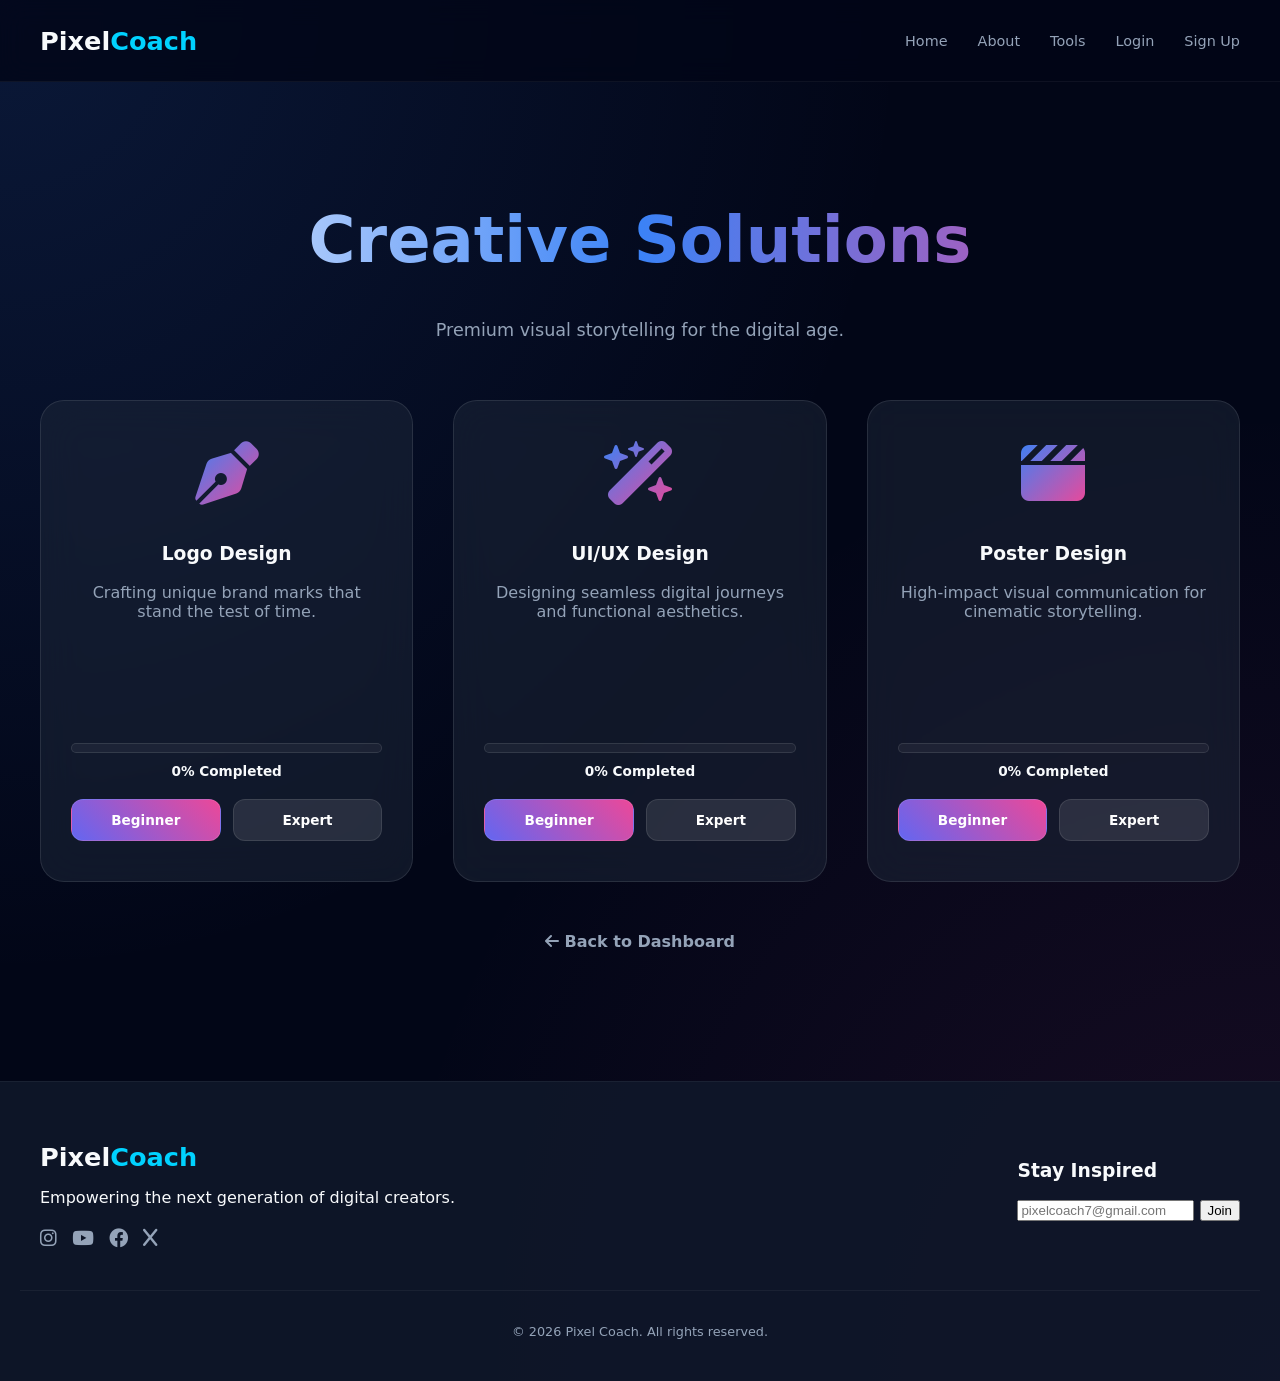
<file: design.html>
<!DOCTYPE html>
<html lang="en">
<head>
    <meta charset="UTF-8">
    <meta name="viewport" content="width=device-width, initial-scale=1.0">
    <title>Graphic Designing | 3D Creative Solutions</title>
    <link rel="stylesheet" href="https://cdnjs.cloudflare.com/ajax/libs/font-awesome/6.0.0/css/all.min.css">
    <style>
        :root {
            --primary-color: #3b82f6;
            --accent-1: #6366f1;
            --accent-2: #ec4899;
            --bg-color: #020617; 
            --card-bg: rgba(30, 41, 59, 0.5);
            --text-main: #f8fafc;
            --text-sub: #94a3b8;
            --transition: all 0.1s ease; /* Faster for 3D tracking */
        }

        body {
            font-family: 'Inter', system-ui, -apple-system, sans-serif;
            background-color: var(--bg-color);
            background-image: 
                radial-gradient(at 0% 0%, rgba(59, 130, 246, 0.15) 0px, transparent 50%),
                radial-gradient(at 100% 100%, rgba(236, 72, 153, 0.1) 0px, transparent 50%);
            color: var(--text-main);
            margin: 0;
            overflow-x: hidden;
            min-height: 100vh;
            perspective: 1000px; /* Essential for 3D */
        }

        /* --- Header Styles --- */
        header.main-nav {
            position: fixed;
            top: 0; width: 100%; z-index: 1000;
            background: rgba(2, 6, 23, 0.8);
            backdrop-filter: blur(12px);
            border-bottom: 1px solid rgba(255, 255, 255, 0.05);
        }

        .nav-container {
            max-width: 1200px; margin: 0 auto; padding: 15px 20px;
            display: flex; justify-content: space-between; align-items: center;
        }

        .logo { font-size: 1.6rem; font-weight: 800; text-decoration: none; color: var(--text-main); }
        .logo span { background: #00d2ff; -webkit-background-clip: text; -webkit-text-fill-color: transparent; }

        .nav-links { display: flex; gap: 30px; list-style: none; }
        .nav-links a { color: var(--text-sub); text-decoration: none; font-size: 0.9rem; transition: 0.3s; }
        .nav-links a:hover { color: var(--primary-color); }

        /* --- Main Content --- */
        .main-content {
            max-width: 1200px;
            margin: 0 auto;
            padding: 160px 20px 80px;
        }

        .section-header { text-align: center; margin-bottom: 60px; }
        .section-header h1 {
            font-size: clamp(2.5rem, 8vw, 4rem);
            background: linear-gradient(to right, #fff, var(--primary-color), var(--accent-2));
            -webkit-background-clip: text; -webkit-text-fill-color: transparent;
        }

        /* --- 3D Category Cards --- */
        .categories-container {
            display: grid;
            grid-template-columns: repeat(auto-fit, minmax(300px, 1fr));
            gap: 40px;
            margin-bottom: 50px;
            perspective: 1000px;
        }

        .category-card {
            background: var(--card-bg);
            backdrop-filter: blur(20px);
            border: 1px solid rgba(255, 255, 255, 0.1);
            padding: 40px 30px;
            border-radius: 24px;
            text-align: center;
            transition: transform 0.1s ease-out, box-shadow 0.3s ease;
            transform-style: preserve-3d; /* Allows children to be in 3D space */
            position: relative;
            display: flex;
            flex-direction: column;
            justify-content: space-between;
            min-height: 400px;
            cursor: pointer;
        }

        .category-card:hover {
            box-shadow: 0 25px 50px -12px rgba(0, 0, 0, 0.5);
            border-color: rgba(59, 130, 246, 0.5);
        }

        /* The "Pop-out" Effect for content */
        .card-content {
            transform: translateZ(50px); /* Pushes text forward */
            pointer-events: none;
        }

        .category-card i {
            font-size: 4rem;
            margin-bottom: 20px;
            background: linear-gradient(135deg, var(--primary-color), var(--accent-2));
            -webkit-background-clip: text;
            -webkit-text-fill-color: transparent;
            transform: translateZ(80px); /* Pushes icon even further forward */
            display: inline-block;
        }

        /* --- Progress & Buttons --- */
        .progress-section { 
            margin-top: 25px; 
            transform: translateZ(40px); /* Pushes progress forward */
        }
        
        .progress-bar-bg {
            background: rgba(255,255,255,0.05);
            border-radius: 20px;
            height: 8px;
            border: 1px solid rgba(255,255,255,0.1);
            overflow: hidden;
        }

        .courseProgress {
            height: 100%; width: 0%;
            background: linear-gradient(90deg, var(--primary-color), var(--accent-2));
            transition: width 0.8s ease;
        }

        .btn-group { display: flex; gap: 12px; margin-top: 20px; pointer-events: auto; }
        .yt-btn {
            padding: 12px; border-radius: 12px; text-decoration: none;
            font-weight: 600; font-size: 0.85rem; flex: 1; color: white;
            transition: 0.3s; border: 1px solid rgba(255,255,255,0.1);
        }
        .yt-btn.primary { background: linear-gradient(45deg, var(--accent-1), var(--accent-2)); }
        .yt-btn.secondary { background: rgba(255,255,255,0.1); }
        .yt-btn:hover { transform: translateZ(20px) scale(1.05); }

        /* --- Footer --- */
        footer {
            background: rgba(15, 23, 42, 0.9);
            padding: 60px 20px 30px;
            border-top: 1px solid rgba(255, 255, 255, 0.05);
            margin-top: 50px;
        }

        .footer-container { max-width: 1200px; margin: 0 auto; display: flex; flex-wrap: wrap; justify-content: space-between; gap: 40px; }
        .social-icons { display: flex; gap: 15px; margin-top: 20px; }
        .social-icons a { color: var(--text-sub); font-size: 1.2rem; transition: 0.3s; }
        .social-icons a:hover { color: var(--primary-color); transform: translateY(-3px); }

        .footer-bottom { text-align: center; margin-top: 40px; padding-top: 20px; border-top: 1px solid rgba(255,255,255,0.05); font-size: 0.8rem; color: var(--text-sub); }

    </style>
</head>

<body>
    <header class="main-nav">
        <nav class="nav-container">
            <a href="#" class="logo">Pixel<span>Coach</span></a>
            <ul class="nav-links">
                <li><a href="#">Home</a></li>
                <li><a href="#">About</a></li>
                <li><a href="#">Tools</a></li>
                <li><a href="login.html">Login</a></li>
                <li><a href="form.html">Sign Up</a></li>
            </ul>
        </nav>
    </header>
 <main class="main-content">
        <header class="section-header reveal">
            <h1>Creative Solutions</h1>
            <p style="color: var(--text-sub); font-size: 1.1rem;">Premium visual storytelling for the digital age.</p>
        </header>

        <div class="categories-container">
            <div class="category-card reveal" data-category="logo" style="animation-delay: 0.1s;">
                <div>
                    <i class="fas fa-pen-nib"></i>
                    <h3>Logo Design</h3>
                    <p style="color: var(--text-sub);">Crafting unique brand marks that stand the test of time.</p>
                </div>
                <div class="progress-section">
                    <div class="progress-bar-bg"><div class="courseProgress"></div></div>
                    <p class="progressText" style="margin: 10px 0; font-weight:600; font-size: 0.85rem;">0% Completed</p>
                    <div class="btn-group">
                        <a href="https://youtube.com/playlist?list=PLIvvii1oTr9G3aK1UsLP1lD7AedE3pLSz&si=NYcQFqc9J5wUQsg0" class="yt-btn primary track-link">Beginner</a>
                        <a href="https://youtube.com/playlist?list=PLIvvii1oTr9HnGJMFBGZe7D-kU_ztX_rU&si=RgxgH5vFyxKcTykG" class="yt-btn secondary track-link">Expert</a>
                    </div>
                </div>
            </div>

            <div class="category-card reveal" data-category="uiux" style="animation-delay: 0.2s;">
                <div>
                    <i class="fas fa-wand-magic-sparkles"></i>
                    <h3>UI/UX Design</h3>
                    <p style="color: var(--text-sub);">Designing seamless digital journeys and functional aesthetics.</p>
                </div>
                <div class="progress-section">
                    <div class="progress-bar-bg"><div class="courseProgress"></div></div>
                    <p class="progressText" style="margin: 10px 0; font-weight:600; font-size: 0.85rem;">0% Completed</p>
                    <div class="btn-group">
                        <a href="https://youtube.com/playlist?list=PLIvvii1oTr9GAILuFIwlOTkHh0CGCjhlo&si=Sjp2SyWnNn97FlUL" class="yt-btn primary track-link">Beginner</a>
                        <a href="https://youtube.com/playlist?list=PLIvvii1oTr9H_XHZ4-oQ_gWkF8u4gHVzG&si=wTgEAb8_PoyUlTrp" class="yt-btn secondary track-link">Expert</a>
                    </div>
                </div>
            </div>

            <div class="category-card reveal" data-category="poster" style="animation-delay: 0.3s;">
                <div>
                    <i class="fas fa-clapperboard"></i>
                    <h3>Poster Design</h3>
                    <p style="color: var(--text-sub);">High-impact visual communication for cinematic storytelling.</p>
                </div>
                <div class="progress-section">
                    <div class="progress-bar-bg"><div class="courseProgress"></div></div>
                    <p class="progressText" style="margin: 10px 0; font-weight:600; font-size: 0.85rem;">0% Completed</p>
                    <div class="btn-group">
                        <a href="https://youtube.com/playlist?list=PLIvvii1oTr9Hf7T5T2f2mBCWEV6exBL15&si=Ow816fEC3ixQst-Y" class="yt-btn primary track-link">Beginner</a>
                        <a href="https://youtube.com/playlist?list=PLIvvii1oTr9E22S3_TwBkbytOcO0KCmX4&si=gc0Ohsgsd6IXmFLG" class="yt-btn secondary track-link">Expert</a>
                    </div>
                </div>
            </div>
        </div>

        <div style="text-align: center;">
            <a href="index.html" style="text-decoration:none; color:var(--text-sub); font-weight:600;"><i class="fas fa-arrow-left"></i> Back to Dashboard</a>
        </div>
    </main>

      <footer class="main-footer">
        <div class="footer-container">
            <div class="footer-section">
                <div class="logo">Pixel<span>Coach</span></div>
                <p>Empowering the next generation of digital creators.</p>
                <div class="social-icons">
                    <a href="https://www.instagram.com/pixelcoach_?igsh=MTV6OHRjN3BmeXIwbg=="><i class="fab fa-instagram"></i></a>
                    <a href="https://www.youtube.com/@PixelCoach-7"><i class="fab fa-youtube"></i></a>
                    <a href="https://www.facebook.com/pixelcoach"><i class="fab fa-facebook"></i></a>
                    <a href="https://x.com/CoachPixel" target="_blank">
<i class="fab fa-x"></i>
</a>
                </div>
            </div>
            <div class="footer-section">
                <h3>Stay Inspired</h3>
                <form class="footer-form">
                    <input type="email" placeholder="pixelcoach7@gmail.com" required>
                    <button type="submit">Join</button>
                </form>
            </div>
        </div>
        <div class="footer-bottom">
            <p>© 2026 Pixel Coach. All rights reserved.</p>
        </div>
    </footer>

    <script>
        // --- 3D Tilt Logic ---
        const cards = document.querySelectorAll('.category-card');

        cards.forEach(card => {
            card.addEventListener('mousemove', (e) => {
                const cardRect = card.getBoundingClientRect();
                const cardWidth = cardRect.width;
                const cardHeight = cardRect.height;
                
                // Calculate mouse position relative to card center
                const centerX = cardRect.left + cardWidth / 2;
                const centerY = cardRect.top + cardHeight / 2;
                const mouseX = e.clientX - centerX;
                const mouseY = e.clientY - centerY;

                // Degrees of rotation (max 20deg)
                const rotateX = (-mouseY / (cardHeight / 2)) * 20;
                const rotateY = (mouseX / (cardWidth / 2)) * 20;

                card.style.transform = `rotateX(${rotateX}deg) rotateY(${rotateY}deg)`;
            });

            card.addEventListener('mouseleave', () => {
                card.style.transform = `rotateX(0deg) rotateY(0deg)`;
            });
        });

        // --- Progress Logic ---
        function initProgress() {
            const categories = ['logo', 'uiux', 'poster'];
            categories.forEach(cat => {
                const card = document.querySelector(`[data-category="${cat}"]`);
                const bar = card.querySelector('.courseProgress');
                const text = card.querySelector('.progressText');
                const links = card.querySelectorAll('.track-link');

                let progress = parseInt(localStorage.getItem(`progress_${cat}`)) || 0;
                
                const updateDisplay = (val) => {
                    bar.style.width = val + '%';
                    text.innerText = val + '% Completed';
                    if(val >= 100) {
                        text.style.color = "#4ade80";
                        text.innerHTML = '✓ Course Finished';
                    }
                };

                updateDisplay(progress);

                links.forEach(link => {
                    link.addEventListener('click', function(e) {
                        if (progress < 100) {
                            progress += 10;
                            localStorage.setItem(`progress_${cat}`, progress);
                            updateDisplay(progress);
                        }
                        this.setAttribute('target', '_blank'); 
                    });
                });
            });
        }

        document.addEventListener('DOMContentLoaded', initProgress);
    </script>
</body>
</html>
</file>
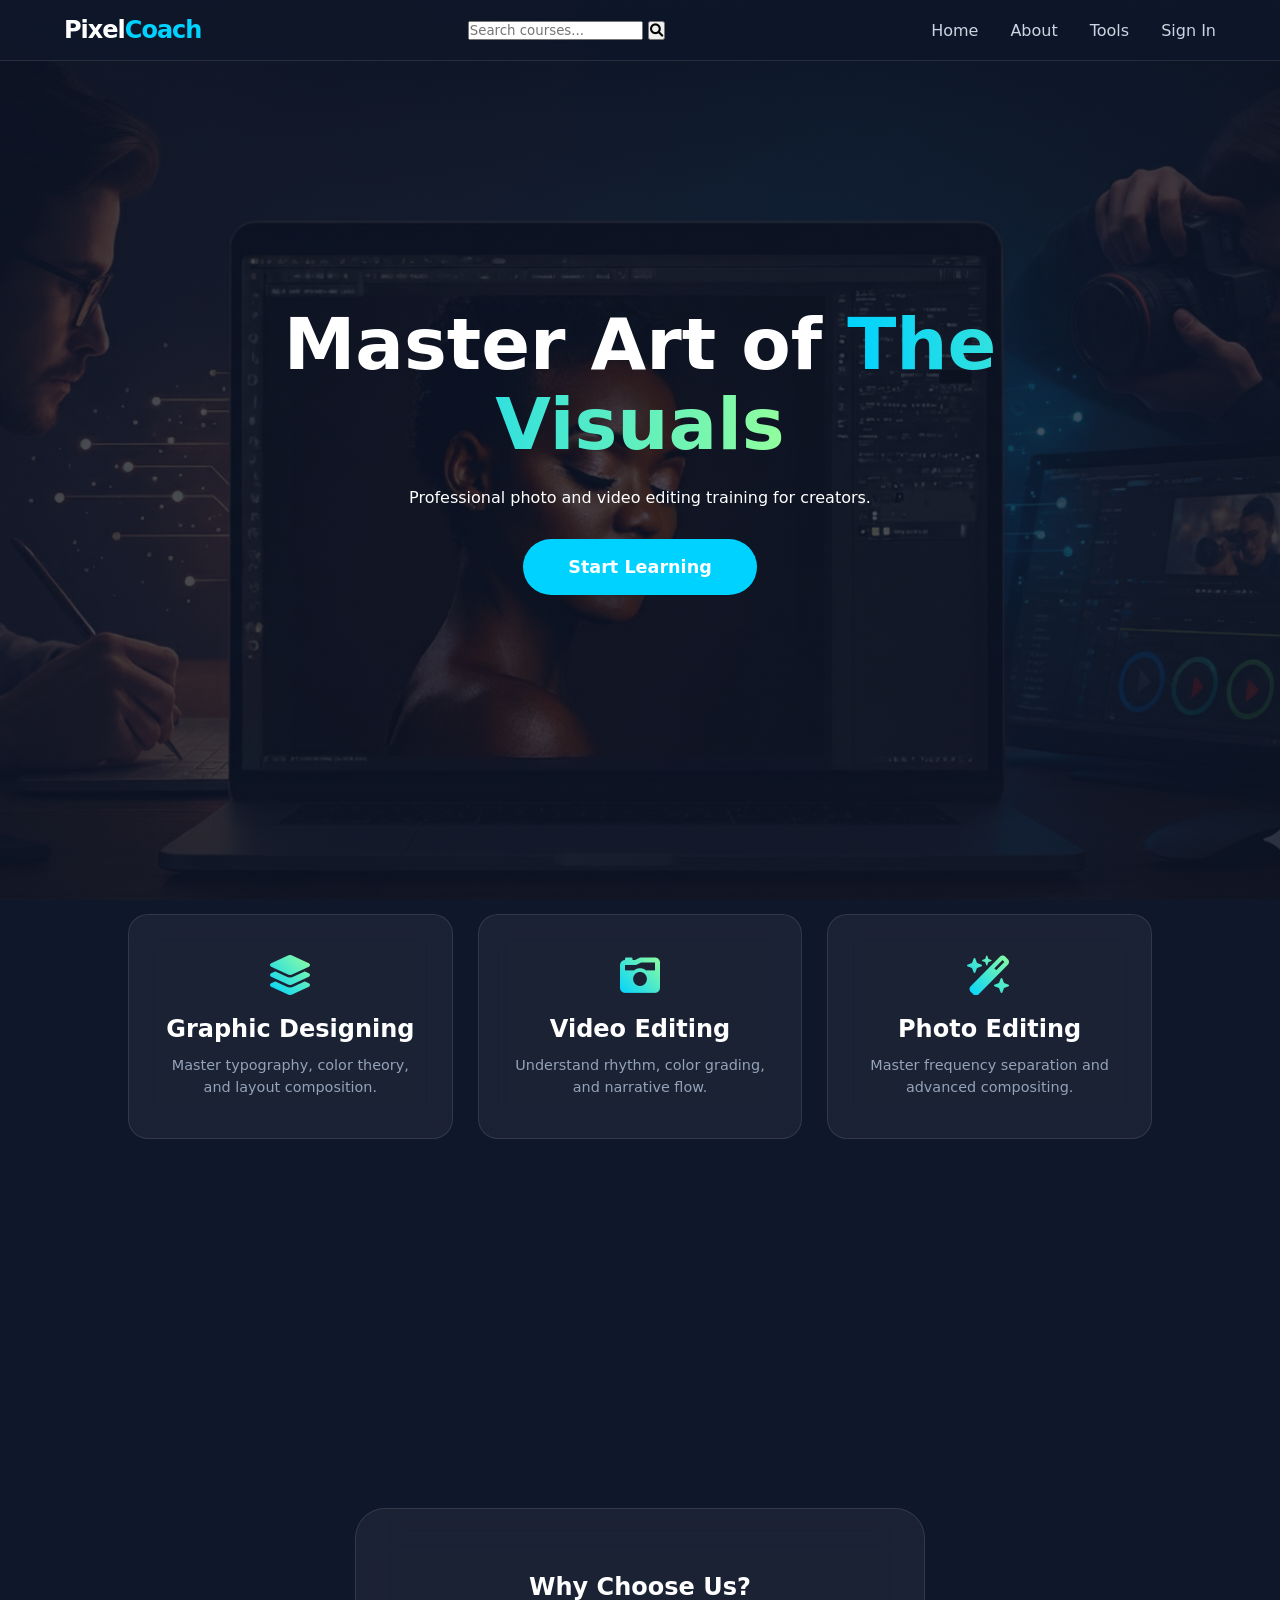
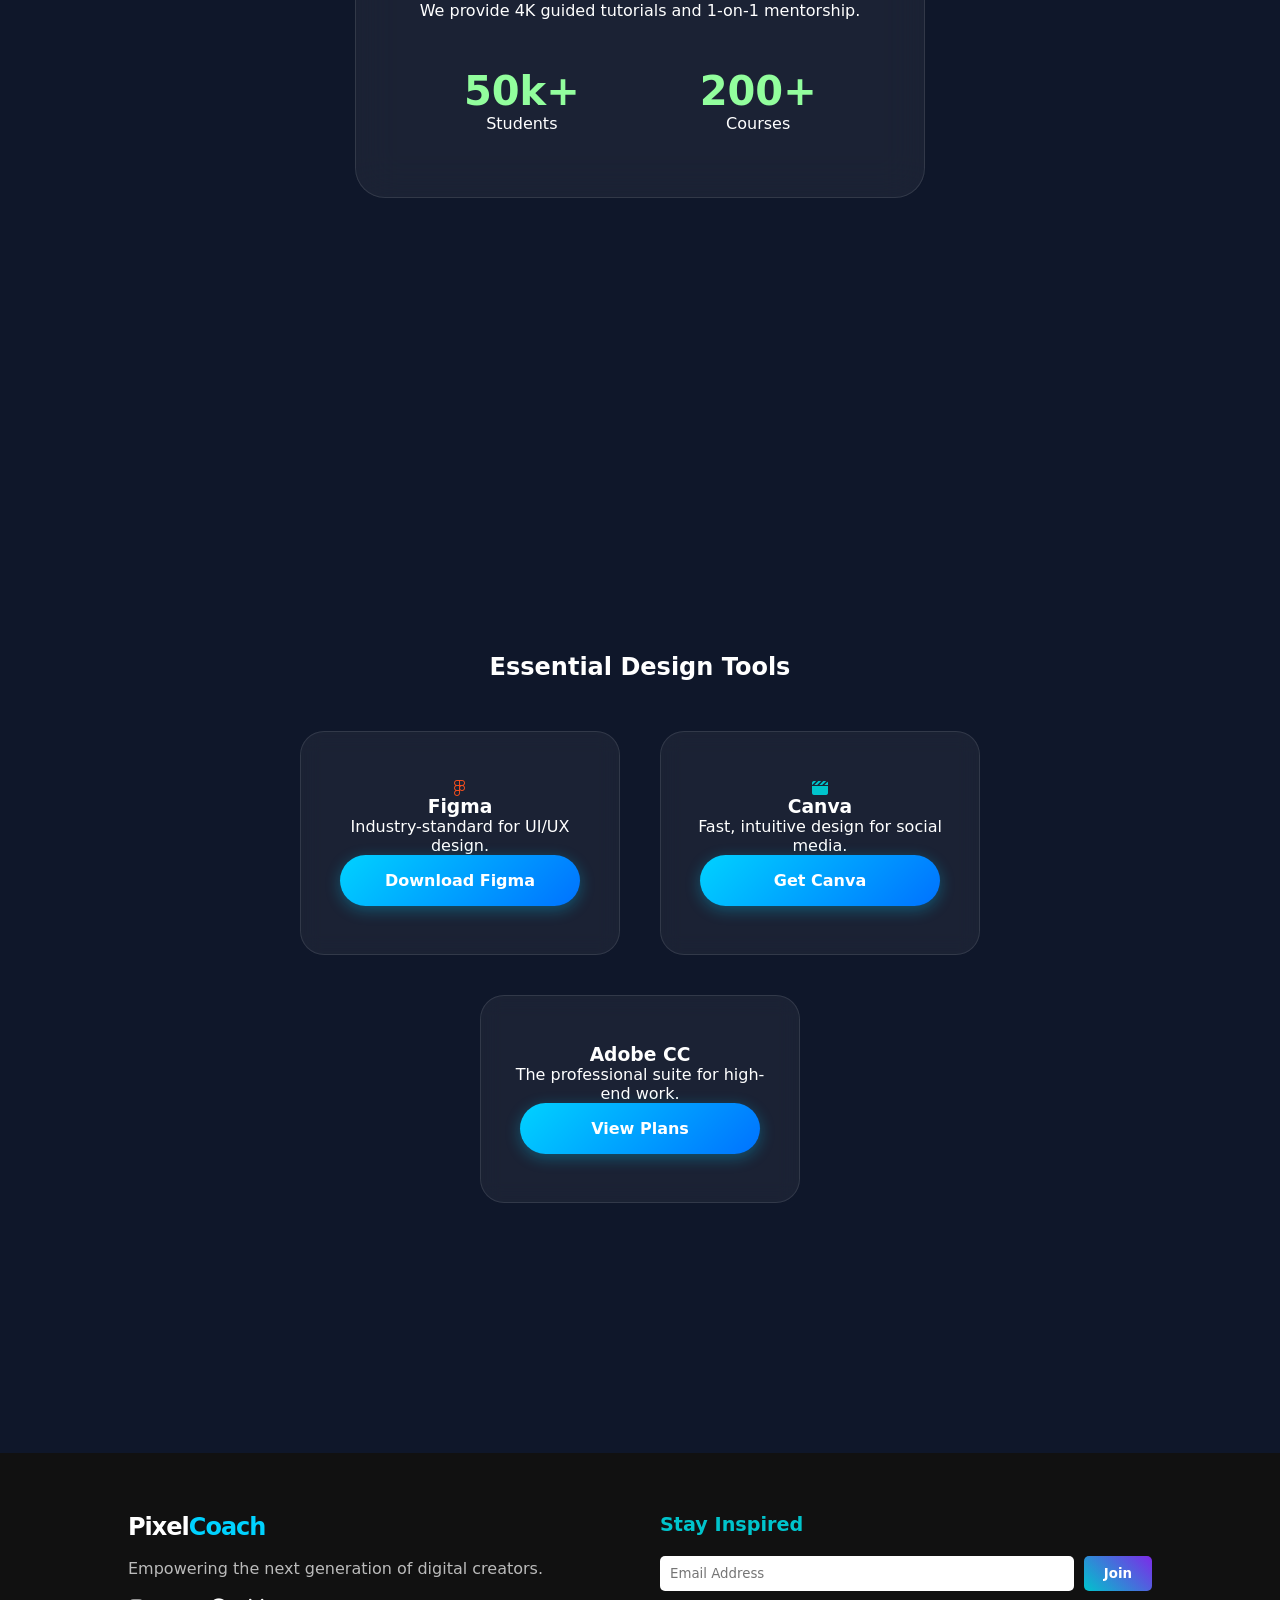
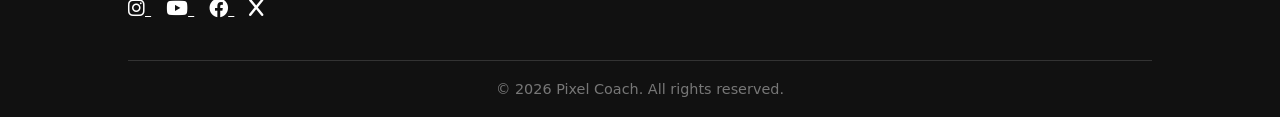
<file: f.html>
<!DOCTYPE html>
<html lang="en">
<head>
    <meta charset="UTF-8">
    <meta name="viewport" content="width=device-width, initial-scale=1.0">
    <title>Pixel Coach | Visual Training</title>
    <link rel="stylesheet" href="style.css">
    <link rel="stylesheet" href="https://cdnjs.cloudflare.com/ajax/libs/font-awesome/6.0.0/css/all.min.css">
</head>
<body>

    <nav class="navbar">
        <div class="logo">Pixel<span>Coach</span></div>
        <div class="search-bar">
            <input type="text" placeholder="Search courses...">
            <button aria-label="Search"><i class="fas fa-search"></i></button>
        </div>
        <ul class="nav-links">
            <li><a href="#home">Home</a></li>
            <li><a href="#about">About</a></li>
            <li><a href="#tools">Tools</a></li>
            <li><a href="form.html">Sign In</a></li>
        </ul>
        
    </nav>

    <section id="home" class="slide hero">
        <div class="hero-content">
            <h1 class="reveal">Master Art of <span> The Visuals</span></h1>
            <p class="reveal">Professional photo and video editing training for creators.</p>
            
        </div>
        <a href="https://www.youtube.com/@PixelCoach-7" target="_blank" class="cta-main reveal" style="text-decoration: none; display: inline-block;">
    Start Learning
</a>
    </section>

    <section class="categories-container">
       <div class="category-card reveal">
    <a href="design.html" style="text-decoration: none; color: inherit; display: block;">
        <i class="fas fa-layer-group"></i>
        <h3>Graphic Designing</h3>
        <p>Master typography, color theory, and layout composition.</p>
    </a>
</div>
        <div class="category-card reveal">
    <a href="video.html" style="text-decoration: none; color: inherit; display: block;">
        <i class="fas fa-camera-retro"></i>
        <h3>Video Editing</h3>
        <p>Understand rhythm, color grading, and narrative flow.</p>
    </a>
</div>
        <div class="category-card reveal">
    <a href="photo.html" style="text-decoration: none; color: inherit; display: block;">
        <i class="fas fa-wand-magic-sparkles"></i>
        <h3>Photo Editing</h3>
        <p>Master frequency separation and advanced compositing.</p>
    </a>
</div>
    </section>

    <section id="about" class="slide">
        <div class="glass-card reveal">
            <h2>Why Choose Us?</h2>
            <p>We provide 4K guided tutorials and 1-on-1 mentorship.</p>
            <div class="stats">
                <div class="stat-item"><h3>50k+</h3><p>Students</p></div>
                <div class="stat-item"><h3>200+</h3><p>Courses</p></div>
            </div>
        </div>
    </section>

    <section id="tools" class="slide">
        <h2 class="section-title reveal">Essential Design Tools</h2>
        <div class="pricing-container">
            <div class="price-card reveal">
                <i class="fab fa-figma" style="color: #F24E1E;"></i>
                <h3>Figma</h3>
                <p>Industry-standard for UI/UX design.</p>
                <a href="https://www.figma.com/downloads/" target="_blank" class="btn-gradient">Download Figma</a>
            </div>

            <div class="price-card reveal">
                <i class="fas fa-clapperboard" style="color: #00C4CC;"></i>
                <h3>Canva</h3>
                <p>Fast, intuitive design for social media.</p>
                <a href="https://www.canva.com/" target="_blank" class="btn-gradient">Get Canva</a>
            </div>

            <div class="price-card reveal">
                <i class="fab fa-adobe" style="color: #FF0000;"></i>
                <h3>Adobe CC</h3>
                <p>The professional suite for high-end work.</p>
                <a href="https://www.adobe.com/creativecloud/plans.html" target="_blank" class="btn-gradient">View Plans</a>
            </div>
        </div>
    </section>
    <div id="authModal" class="modal">
        <div class="modal-content">
            <span class="close" id="closeBtn">&times;</span>
            <h2>Welcome Back</h2>
            <p>Enter your details to continue</p>
            <div class="input-group">
                <input type="email" placeholder="Email Address" required>
                <input type="password" placeholder="Password" required>
            </div>
            <button class="cta-main" style="width: 100%; margin-top: 0;">Login</button>
        </div>
    </div>

    <footer class="main-footer">
        <div class="footer-container">
            <div class="footer-section brand-info">
                <div class="logo">Pixel<span>Coach</span></div>
                <p>Empowering the next generation of digital creators.</p>
                <div class="social-icons">
                    <a href="https://www.instagram.com/pixelcoach_?igsh=MTV6OHRjN3BmeXIwbg==" target="_blank">
    <i class="fab fa-instagram"></i>
</a>

<a href="https://www.youtube.com/@PixelCoach-7" target="_blank">
    <i class="fab fa-youtube"></i>
</a>

<a href="https://www.facebook.com/profile.php?id=61588423022955" target="_blank">
    <i class="fab fa-facebook"></i>
</a>

<a href="https://x.com/CoachPixel" target="_blank">
    <i class="fab fa-x"></i>
</a>
                </div>
            </div>
            <div class="footer-section newsletter">
                <h3>Stay Inspired</h3>
                <form class="footer-form">
                    <input type="email" placeholder="Email Address" required>
                    <button type="submit">Join</button>
                </form>
            </div>
        </div>
        <div class="footer-bottom">
            <p>&copy; 2026 Pixel Coach. All rights reserved.</p>
        </div>
    </footer>

    <script src="script.js"></script>
</body>
</html>
</file>
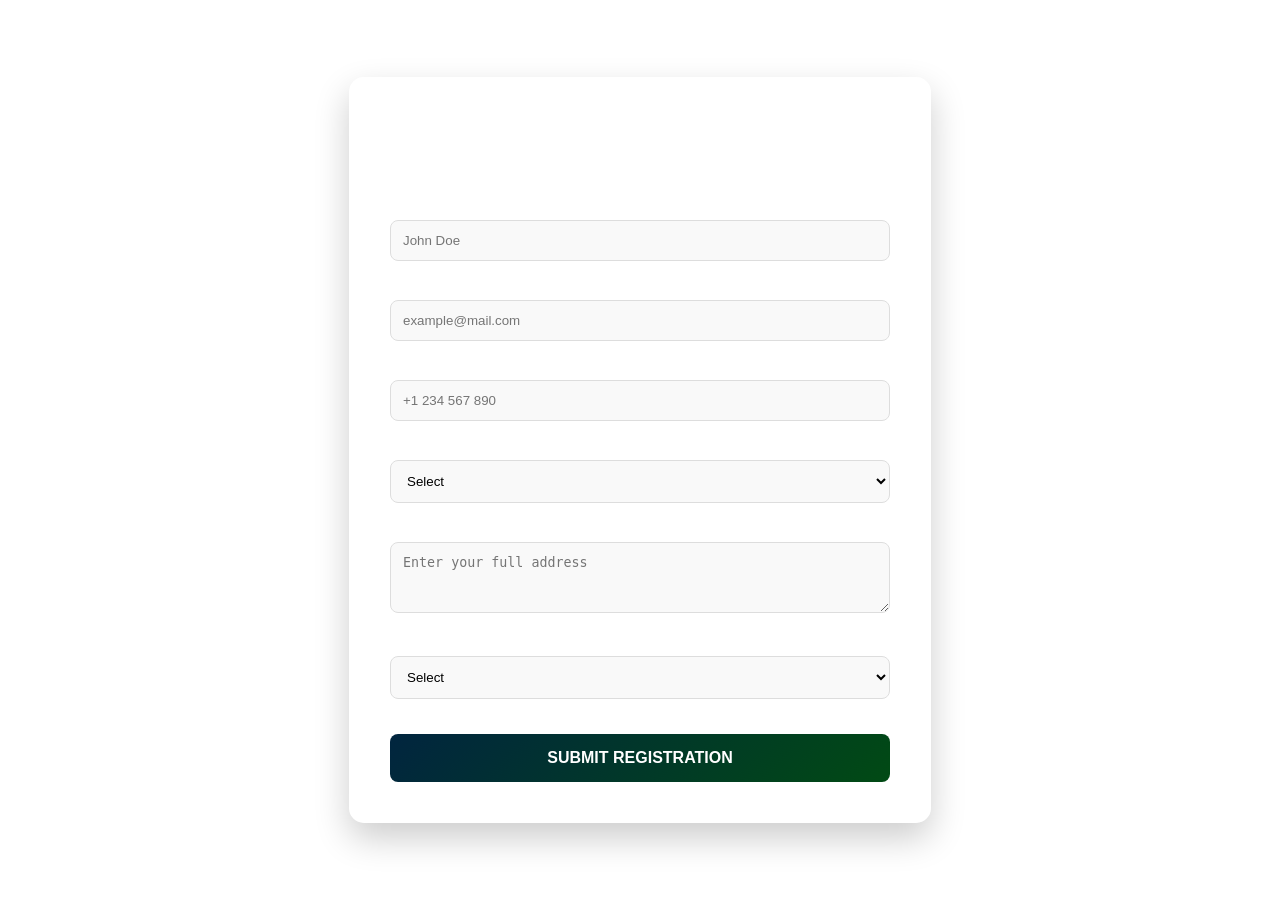
<file: form.html>
<!DOCTYPE html>
<html lang="en">
<head>
  <meta charset="UTF-8" />
  <meta name="viewport" content="width=device-width, initial-scale=1.0"/>
  <title> Registration Form</title>
  <style>
    body {
      font-family: 'Segoe UI', Tahoma, Geneva, Verdana, sans-serif;
      /* Replace the URL below with your actual image path or a web link */
      background: url('https://images.unsplash.com/photo-1497294815431-9365093b7331?auto=format&fit=crop&w=1920&q=80') no-repeat center center fixed;
      background-size: cover;
      margin: 0;
      padding: 0;
      display: flex;
      justify-content: center;
      align-items: center;
      min-height: 100vh;
    }

    .container {
      width: 100%;
      max-width: 500px;
      margin: 20px;
      /* Glassmorphism Effect */
      background:linear-gradient((#0095ff),(#00ff44));
      backdrop-filter: blur(10px);
      padding: 40px;
      box-shadow: 0 15px 35px rgba(0,0,0,0.2);
      border-radius: 15px;
      border: 1px solid rgba(255, 255, 255, 0.3);
    }

    h2 {
      text-align: center;
      color: #ffffff;
      margin-bottom: 30px;
      font-weight: 700;
      letter-spacing: 1px;
      text-transform: uppercase;
    }

    label {
      display: block;
      margin-top: 15px;
      font-weight: 600;
      color: #ffffff;
      font-size: 14px;
    }

    input, select, textarea {
      width: 100%;
      padding: 12px;
      margin-top: 8px;
      border: 1px solid #ddd;
      border-radius: 8px;
      box-sizing: border-box;
      background: #f9f9f9;
      transition: all 0.3s ease;
    }

    input:focus, select:focus, textarea:focus {
      outline: none;
      border-color: #0095ff;
      box-shadow: 0 0 8px rgba(0, 149, 255, 0.2);
      background: #fff;
    }

    button {
      margin-top: 35px;
      width: 100%;
      padding: 15px;
      /* Vibrant Gradient */
      background: linear-gradient(135deg, #01253f 0%, #014a14 100%);
      color: white;
      border: none;
      border-radius: 8px;
      font-size: 16px;
      font-weight: bold;
      cursor: pointer;
      text-transform: uppercase;
      transition: transform 0.2s, box-shadow 0.2s;
    }

    button:hover {
      transform: translateY(-2px);
      box-shadow: 0 5px 15px rgba(0, 255, 68, 0.4);
    }

    button:active {
      transform: translateY(0);
    }
  </style>
</head>
<body>

  <div class="container">
    <h2>Course Registration</h2>
    <form>
      <label for="name">Full Name</label>
      <input type="text" id="name" name="name" placeholder="John Doe" required />

      <label for="email">Email Address</label>
      <input type="email" id="email" name="email" placeholder="example@mail.com" required />

      <label for="phone">Phone Number</label>
      <input type="tel" id="phone" name="phone" placeholder="+1 234 567 890" required />

      <label for="gender">Gender</label>
      <select id="gender" name="gender">
        <option value="">Select</option>
        <option value="male">Male</option>
        <option value="female">Female</option>
        <option value="other">Other</option>
      </select>

      <label for="Address">Address</label>
      <textarea id="Address" name="Address" rows="3" placeholder="Enter your full address"></textarea>
      
      <label for="course">Select Course</label>
      <select id="course" name="course">
        <option value="">Select </option>
        <option value="Graphic Designing">Graphic Designing</option>
        <option value="Photo Editing">Photo Editing </option>
        <option value="Video Editing">Video Editing </option>
      </select>  
      
      <button type="submit">SUBMIT REGISTRATION</button>
    </form>
  </div>

</body>
</html>
</file>
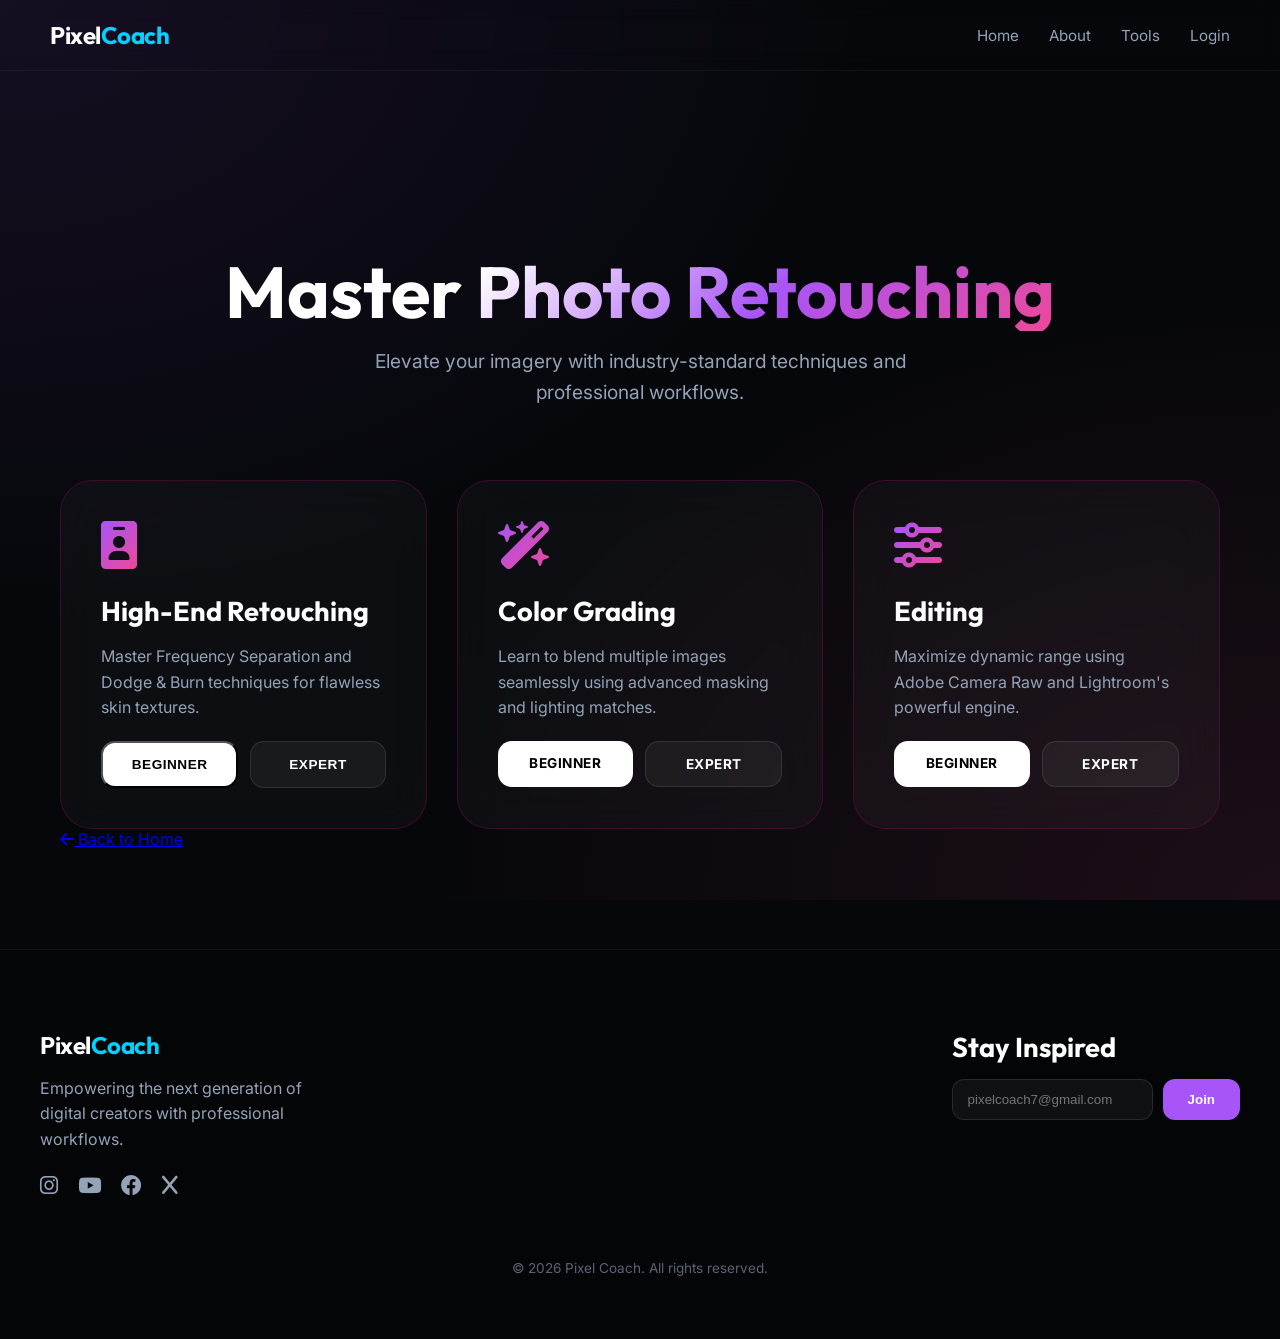
<file: photo.html>
<!DOCTYPE html>
<html lang="en">
<head>
    <meta charset="UTF-8">
    <meta name="viewport" content="width=device-width, initial-scale=1.0">
    <title>Photo Editing Masterclass | Pixel Coach</title>
    <link rel="stylesheet" href="https://cdnjs.cloudflare.com/ajax/libs/font-awesome/6.0.0/css/all.min.css">
    <link href="https://fonts.googleapis.com/css2?family=Outfit:wght@400;700&family=Inter:wght@300;500&display=swap" rel="stylesheet">
    <style>
        :root {
            --primary-color: #a855f7; 
            --accent-color: #ec4899;
            --bg-color: #05070a;
            --card-bg: rgba(255, 255, 255, 0.03);
            --text-main: #ffffff;
            --text-sub: #94a3b8;
            --hover-shadow: 0 20px 40px rgba(0, 0, 0, 0.6), 0 0 30px rgba(168, 85, 247, 0.15);
        }

        * { box-sizing: border-box; }

        body {
            font-family: 'Inter', sans-serif;
            background-color: var(--bg-color);
            color: var(--text-main);
            margin: 0;
            overflow-x: hidden;
            background-image: 
                radial-gradient(at 0% 0%, rgba(168, 85, 247, 0.1) 0px, transparent 50%),
                radial-gradient(at 100% 100%, rgba(236, 72, 153, 0.1) 0px, transparent 50%);
            background-attachment: fixed;
        }

        /* --- Navigation --- */
        .main-nav {
            padding: 20px 50px;
            position: fixed;
            width: 100%;
            top: 0;
            z-index: 1000;
            backdrop-filter: blur(12px);
            border-bottom: 1px solid rgba(255,255,255,0.05);
        }

        .nav-container {
            max-width: 1200px;
            margin: 0 auto;
            display: flex;
            justify-content: space-between;
            align-items: center;
        }

        .logo {
            font-family: 'Outfit', sans-serif;
            font-size: 1.5rem;
            font-weight: 700;
            text-decoration: none;
            color: #fff;
            letter-spacing: -0.5px;
        }

        .logo span { color: #00d2ff; }

        .nav-links {
            display: flex;
            gap: 30px;
            list-style: none;
            margin: 0;
        }

        .nav-links a {
            text-decoration: none;
            color: var(--text-sub);
            font-size: 0.95rem;
            transition: 0.3s;
        }

        .nav-links a:hover { color: #fff; }

        /* --- Hero Section --- */
        .photo-hero {
            height: 60vh;
            display: flex;
            align-items: center;
            justify-content: center;
            text-align: center;
            padding: 120px 20px 0;
        }

        .hero-content h1 {
            font-family: 'Outfit', sans-serif;
            font-size: clamp(2.5rem, 8vw, 4.5rem);
            background: linear-gradient(135deg, #fff 30%, var(--primary-color), var(--accent-color));
            -webkit-background-clip: text;
            -webkit-text-fill-color: transparent;
            margin: 0 0 15px 0;
            line-height: 1.1;
        }

        .hero-content p {
            font-size: 1.2rem;
            color: var(--text-sub);
            max-width: 600px;
            margin: 0 auto;
        }

        /* --- 3D Modules Grid --- */
        .main-content {
            max-width: 1200px;
            margin: -60px auto 100px;
            padding: 0 20px;
            perspective: 1500px;
        }

        .modules-grid {
            display: grid;
            grid-template-columns: repeat(auto-fit, minmax(320px, 1fr));
            gap: 30px;
        }

        .module-card {
            background: var(--card-bg);
            backdrop-filter: blur(20px);
            border: 1px solid rgba(227, 6, 139, 0.207);
            padding: 40px;
            border-radius: 32px;
            position: relative;
            transform-style: preserve-3d;
            transition: transform 0.1s ease-out, box-shadow 0.3s ease, opacity 0.6s ease;
            opacity: 0;
            transform: translateY(30px);
        }

        .module-card.active {
            opacity: 1;
            transform: translateY(0);
        }

        .module-card:hover {
            box-shadow: var(--hover-shadow);
            border-color: rgba(168, 85, 247, 0.3);
        }

        /* Popping elements inside card */
        .module-card i, .module-card h3, .module-card p, .module-card .btn-group {
            transform: translateZ(40px);
        }

        .module-card i {
            font-size: 3rem;
            background: linear-gradient(135deg, var(--primary-color), var(--accent-color));
            -webkit-background-clip: text;
            -webkit-text-fill-color: transparent;
            margin-bottom: 25px;
            display: inline-block;
        }

        h3 { font-family: 'Outfit', sans-serif; font-size: 1.7rem; margin: 0 0 15px 0; }
        p { color: var(--text-sub); line-height: 1.6; margin-bottom: 20px; }

        /* --- Buttons --- */
        .btn-group { display: flex; gap: 12px; margin-top: auto; }
        
        .yt-btn {
            flex: 1;
            padding: 14px;
            border-radius: 14px;
            text-decoration: none;
            font-weight: 700;
            font-size: 0.85rem;
            text-align: center;
            transition: 0.3s ease;
            text-transform: uppercase;
            letter-spacing: 0.5px;
        }

        .yt-btn.primary { background: #fff; color: #000; }
        .yt-btn.secondary { background: rgba(255,255,255,0.05); color: #fff; border: 1px solid rgba(255,255,255,0.1); }
        
        .yt-btn:hover { 
            transform: translateZ(20px) scale(1.05); 
            filter: brightness(1.1);
        }

        /* Go Back Button Styling */
        .back-button-container {
            display: flex;
            justify-content: center;
            margin-top: 60px;
        }

        .back-btn {
            padding: 15px 35px;
            border-radius: 50px;
            background: transparent;
            color: #fff;
            text-decoration: none;
            font-weight: 600;
            border: 1px solid rgba(255,255,255,0.1);
            transition: 0.3s;
            display: flex;
            align-items: center;
            gap: 10px;
        }

        .back-btn:hover {
            background: rgba(255,255,255,0.05);
            border-color: var(--primary-color);
            transform: translateX(-5px);
        }

        /* --- Footer --- */
        .main-footer {
            padding: 80px 20px 40px;
            background: rgba(0,0,0,0.3);
            border-top: 1px solid rgba(255,255,255,0.05);
        }

        .footer-container {
            max-width: 1200px;
            margin: 0 auto;
            display: flex;
            justify-content: space-between;
            flex-wrap: wrap;
            gap: 40px;
        }

        .social-icons { display: flex; gap: 20px; margin-top: 20px; }
        .social-icons a { color: var(--text-sub); font-size: 1.3rem; transition: 0.3s; }
        .social-icons a:hover { color: var(--primary-color); transform: translateY(-3px); }

        .footer-form { display: flex; gap: 10px; margin-top: 15px; }
        .footer-form input {
            background: rgba(255,255,255,0.05);
            border: 1px solid rgba(255,255,255,0.1);
            padding: 12px 15px;
            border-radius: 12px;
            color: #fff;
            flex: 1;
            outline: none;
        }

        .footer-form button {
            background: var(--primary-color);
            border: none;
            color: #fff;
            padding: 0 25px;
            border-radius: 12px;
            cursor: pointer;
            font-weight: bold;
            transition: 0.3s;
        }

        .footer-form button:hover { opacity: 0.9; transform: scale(1.05); }

        .footer-bottom {
            text-align: center;
            margin-top: 60px;
            color: var(--text-sub);
            font-size: 0.85rem;
            opacity: 0.6;
        }

    </style>
</head>
<body>

    <header class="main-nav">
        <nav class="nav-container">
            <a href="#" class="logo">Pixel<span>Coach</span></a>
            <ul class="nav-links">
                <li><a href="#">Home</a></li>
                <li><a href="#">About</a></li>
                <li><a href="#">Tools</a></li>
                <li><a href="#">Login</a></li>
            </ul>
        </nav>
    </header>

    <section class="photo-hero">
        <div class="hero-content">
            <h1>Master Photo Retouching</h1>
            <p>Elevate your imagery with industry-standard techniques and professional workflows.</p>
        </div>
    </section>

   <main class="main-content">
        <div class="modules-grid">
            <div class="module-card">
                <i class="fas fa-id-badge"></i>
                <h3>High-End Retouching</h3>
                <p>Master Frequency Separation and Dodge & Burn techniques for flawless skin textures.</p>
                <div class="btn-group">
    <button onclick="openVideo('PLIvvii1oTr9Hdk-sf321hKK8TU4kNKf5z')" class="yt-btn primary">Beginner</button>
    <button onclick="openVideo('PLIvvii1oTr9GVTbtwwgGCZsPuCwpO5K57')" class="yt-btn secondary">Expert</button>
</div>
            </div>

            <div id="videoModal" style="display:none; position:fixed; top:0; left:0; width:100%; height:100%; background:rgba(0,0,0,0.9); z-index:2000; align-items:center; justify-content:center;">
    <div style="position:relative; width:80%; max-width:900px; aspect-ratio: 16/9;">
        <button onclick="closeVideo()" style="position:absolute; top:-40px; right:0; background:none; border:none; color:white; font-size:2rem; cursor:pointer;">&times;</button>
        <iframe id="videoFrame" width="100%" height="100%" src="" frameborder="0" allow="autoplay; encrypted-media" allowfullscreen></iframe>
    </div>
</div>

            <div class="module-card">
                <i class="fas fa-wand-magic-sparkles"></i>
                <h3>Color Grading</h3>
                <p>Learn to blend multiple images seamlessly using advanced masking and lighting matches.</p>
                <div class="btn-group">
                    <a href="https://youtube.com/playlist?list=PLIvvii1oTr9Hy8hLlg4xIuUZBkeFyGem5&si=JEf5lxQ99PH_rfSH" class="yt-btn primary">Beginner</a>
                    <a href="https://youtube.com/playlist?list=PLIvvii1oTr9G6Pq6Z68fXl67eE-06rYuj&si=f_LVgYRghNO_TzKn" class="yt-btn secondary">Expert</a>
                </div>
            </div>

            <div class="module-card">
                <i class="fas fa-sliders"></i>
                <h3>Editing</h3>
                <p>Maximize dynamic range using Adobe Camera Raw and Lightroom's powerful engine.</p>
                <div class="btn-group">
                    <a href="https://youtube.com/playlist?list=PLIvvii1oTr9G9DYTeo7shF38EZ3HnfiyI&si=wS0DcgowckyYv1Dr" class="yt-btn primary">Beginner</a>
                    <a href="https://youtube.com/playlist?list=PLIvvii1oTr9EF2BVwtwIGq2geie4PeK5W&si=qr_0J0AyFP5bP0It" class="yt-btn secondary">Expert</a>
                </div>
            </div>
        </div>

        <a href="index.html" class="btn-back"><i class="fas fa-arrow-left"></i> Back to Home</a>
    </main>

    <footer class="main-footer">
        <div class="footer-container">
            <div class="footer-section brand-info">
                <div class="logo">Pixel<span>Coach</span></div>
                <p style="color:var(--text-sub); max-width: 300px;">Empowering the next generation of digital creators with professional workflows.</p>
                <div class="social-icons">
                    <a href="https://www.instagram.com/pixelcoach_?igsh=MTV6OHRjN3BmeXIwbg=="><i class="fab fa-instagram"></i></a>
                    <a href="https://www.youtube.com/@PixelCoach-7"><i class="fab fa-youtube"></i></a>
                    <a href="https://www.facebook.com/pixelcoach"><i class="fab fa-facebook"></i></a>
                   <a href="https://x.com/CoachPixel" target="_blank">
<i class="fab fa-x"></i>
</a>
                </div>
            </div>

            <div class="footer-section newsletter">
                <h3>Stay Inspired</h3>
                <form class="footer-form">
                    <input type="email" placeholder="pixelcoach7@gmail.com" required>
                    <button type="submit">Join</button>
                </form>
            </div>
        </div>
        <div class="footer-bottom">
            <p>© 2026 Pixel Coach. All rights reserved.</p>
        </div>
    </footer>

    <script>
        // Intersection Observer for scroll-in animation
        const observerOptions = { threshold: 0.1 };
        const observer = new IntersectionObserver((entries) => {
            entries.forEach((entry) => {
                if (entry.isIntersecting) {
                    entry.target.classList.add('active');
                }
            });
        }, observerOptions);

        // 3D Tilt Effect
        const cards = document.querySelectorAll('.module-card');
        
        cards.forEach(card => {
            observer.observe(card);

            card.addEventListener('mousemove', (e) => {
                const rect = card.getBoundingClientRect();
                const x = e.clientX - rect.left;
                const y = e.clientY - rect.top;
                
                const centerX = rect.width / 2;
                const centerY = rect.height / 2;
                
                // Sensitivity: higher divisor = less tilt
                const rotateX = (centerY - y) / 15; 
                const rotateY = (x - centerX) / 15;

                card.style.transform = `perspective(1000px) rotateX(${rotateX}deg) rotateY(${rotateY}deg) scale3d(1.02, 1.02, 1.02)`;
            });

            card.addEventListener('mouseleave', () => {
                card.style.transform = `perspective(1000px) rotateX(0deg) rotateY(0deg) scale3d(1, 1, 1)`;
                card.style.transition = "transform 0.5s ease"; // Smooth return
            });

            card.addEventListener('mouseenter', () => {
                card.style.transition = "transform 0.1s ease-out"; // Snappy response
            });
        });
        function openVideo(playlistId) {
    const modal = document.getElementById('videoModal');
    const frame = document.getElementById('videoFrame');
    // We use 'videoseries' to tell YouTube it's a playlist
    frame.src = `https://www.youtube.com/embed/videoseries?list=${playlistId}&autoplay=1`;
    modal.style.display = 'flex';
}

function closeVideo() {
    const modal = document.getElementById('videoModal');
    const frame = document.getElementById('videoFrame');
    frame.src = ""; // Stop the video
    modal.style.display = 'none';
}
    </script>
</body>
</html>
</file>
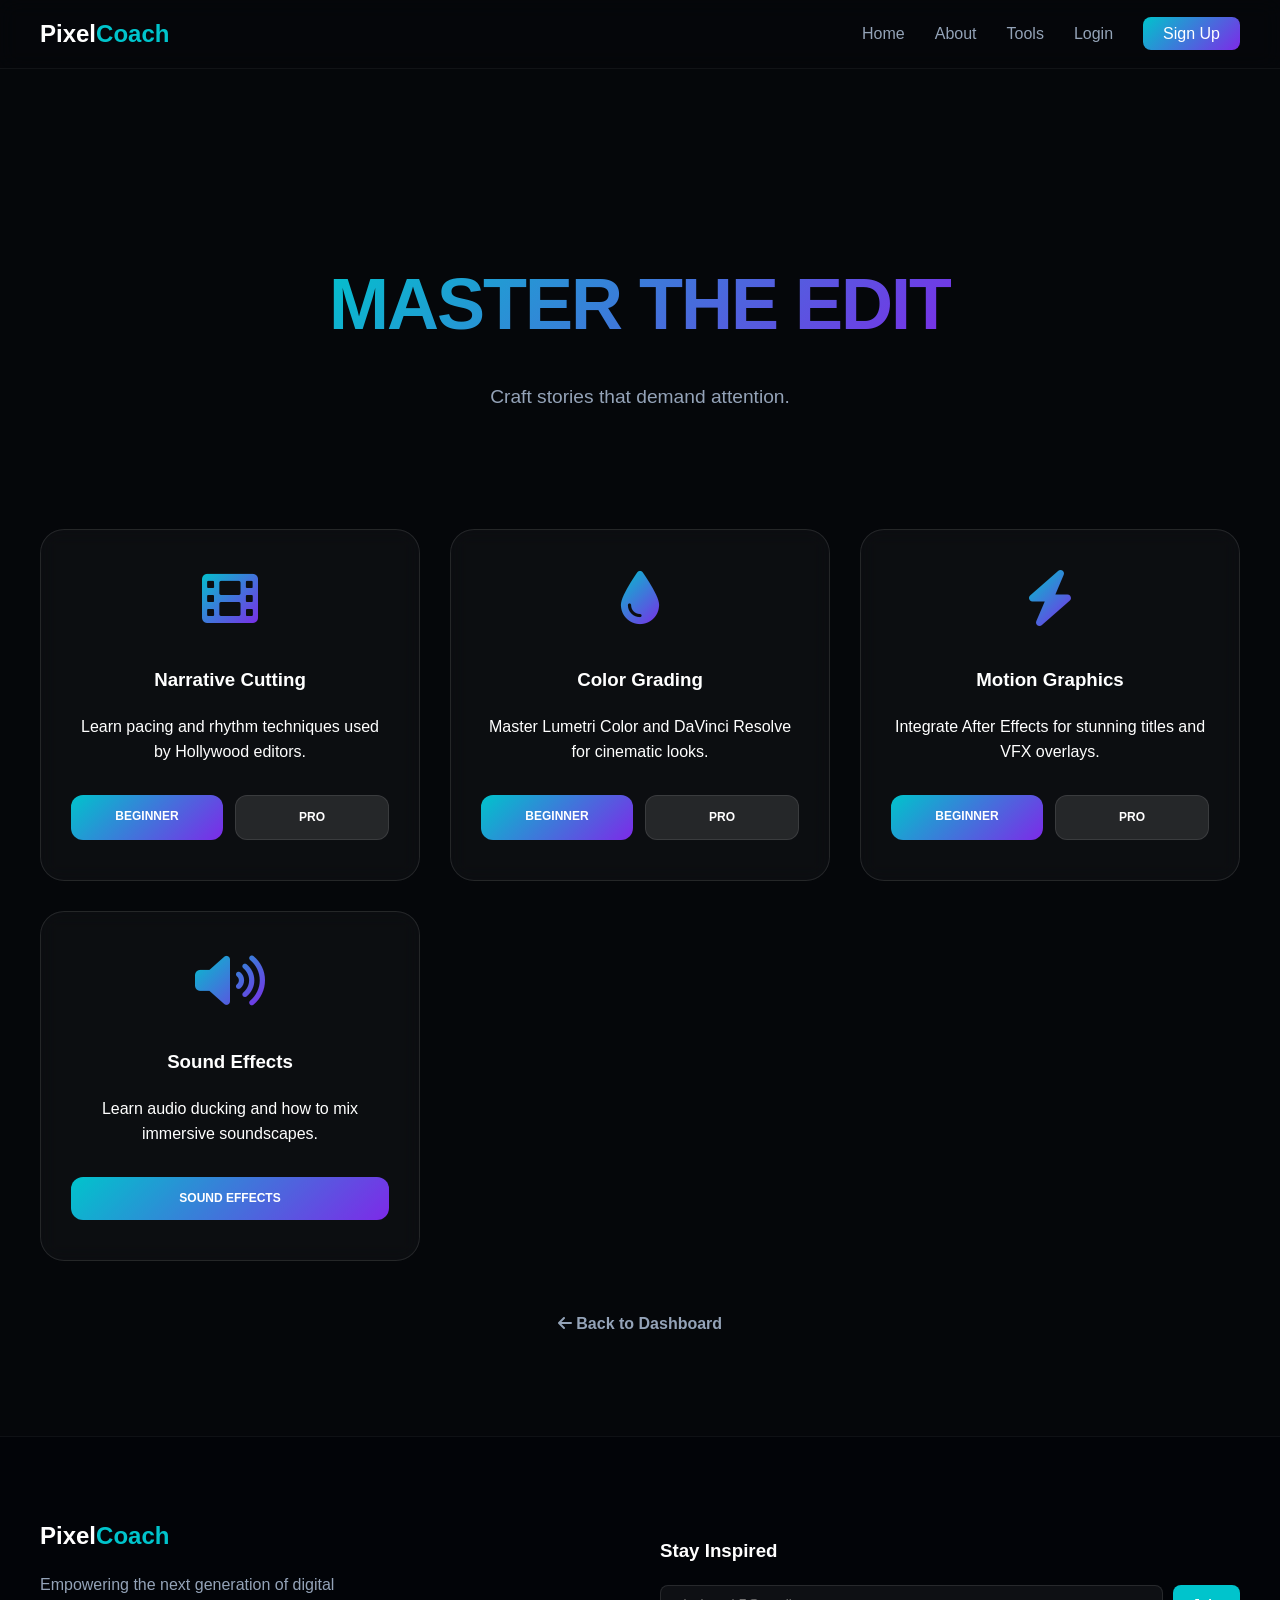
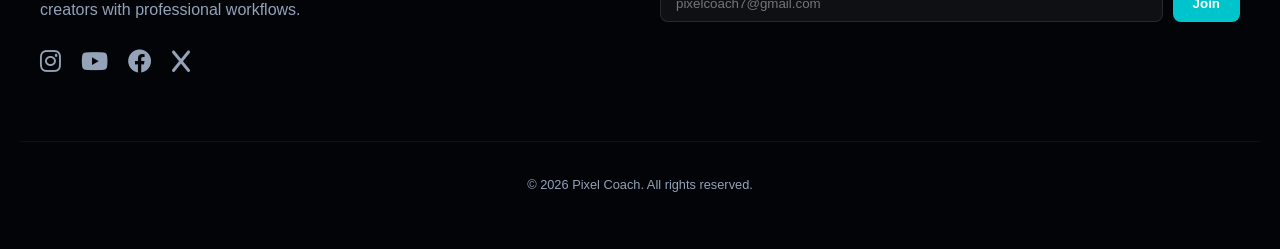
<file: video.html>
<!DOCTYPE html>
<html lang="en">
<head>
    <meta charset="UTF-8">
    <meta name="viewport" content="width=device-width, initial-scale=1.0">
    <title>Video Editing Masterclass | Pixel Coach</title>
    <link rel="stylesheet" href="https://cdnjs.cloudflare.com/ajax/libs/font-awesome/6.0.0/css/all.min.css">
    <style>
        :root {
            --primary-color: #00C4CC; 
            --secondary-color: #7d2ae8;
            --bg-color: #05070a;
            --card-bg: rgba(255, 255, 255, 0.03);
            --text-main: #ffffff;
            --text-sub: #94a3b8;
            --accent-gradient: linear-gradient(135deg, #00C4CC 0%, #7d2ae8 100%);
        }

        body {
            font-family: 'Inter', 'Segoe UI', sans-serif;
            background-color: var(--bg-color);
            color: var(--text-main);
            margin: 0;
            overflow-x: hidden;
            line-height: 1.6;
        }

        /* --- Navigation --- */
        .main-nav {
            background: rgba(5, 7, 10, 0.8);
            backdrop-filter: blur(10px);
            position: sticky;
            top: 0;
            z-index: 1000;
            border-bottom: 1px solid rgba(255, 255, 255, 0.05);
        }

        .nav-container {
            max-width: 1200px;
            margin: 0 auto;
            padding: 15px 20px;
            display: flex;
            justify-content: space-between;
            align-items: center;
        }

        .logo {
            font-size: 1.5rem;
            font-weight: 700;
            text-decoration: none;
            color: var(--text-main);
        }

        .logo span {
            color: var(--primary-color);
        }

        .nav-links {
            list-style: none;
            display: flex;
            gap: 30px;
            margin: 0;
            padding: 0;
            align-items: center;
        }

        .nav-links a {
            text-decoration: none;
            color: var(--text-sub);
            font-weight: 500;
            transition: color 0.3s ease;
        }

        .nav-links a:hover {
            color: var(--primary-color);
        }

        /* Highlight the Sign Up/Login Button */
        .nav-links li:last-child a {
            background: var(--accent-gradient);
            color: white;
            padding: 8px 20px;
            border-radius: 8px;
        }

        /* --- Hero Section --- */
        .video-hero {
            height: 60vh;
            display: flex;
            align-items: center;
            justify-content: center;
            text-align: center;
            background: linear-gradient(rgba(5, 7, 10, 0.7), rgba(5, 7, 10, 1)), 
                        url('https://images.unsplash.com/photo-1574717024653-61fd2cf4d44d?auto=format&fit=crop&w=1350&q=80');
            background-size: cover;
            background-position: center;
        }

        .hero-content h1 {
            font-size: clamp(2.5rem, 8vw, 4.5rem);
            margin: 0;
            background: var(--accent-gradient);
            -webkit-background-clip: text;
            -webkit-text-fill-color: transparent;
            text-transform: uppercase;
            letter-spacing: -2px;
        }

        /* --- Grid Layout --- */
        .main-content {
            max-width: 1200px;
            margin: -80px auto 100px;
            padding: 0 20px;
        }

        .modules-grid {
            display: grid;
            grid-template-columns: repeat(auto-fit, minmax(300px, 1fr));
            gap: 30px;
            perspective: 1500px; 
            margin-bottom: 50px;
        }

        /* --- 3D Card Effect --- */
        .module-card {
            background: var(--card-bg);
            backdrop-filter: blur(10px);
            border: 1px solid rgba(255, 255, 255, 0.1);
            border-radius: 24px;
            padding: 40px 30px;
            text-align: center;
            position: relative;
            transform-style: preserve-3d;
            transition: transform 0.1s ease-out, box-shadow 0.3s ease, border-color 0.3s;
            opacity: 0;
            transform: translateY(30px);
        }

        .module-card.active {
            opacity: 1;
            transform: translateY(0);
        }

        .module-card i, .module-card h3, .module-card p, .module-card .btn-group {
            transform: translateZ(50px);
        }

        .module-card i {
            font-size: 3.5rem;
            margin-bottom: 20px;
            background: var(--accent-gradient);
            -webkit-background-clip: text;
            -webkit-text-fill-color: transparent;
        }

        /* Background Glow Effect */
        .module-card::before {
            content: '';
            position: absolute;
            top: 0; left: 0; width: 100%; height: 100%;
            border-radius: 24px;
            background: radial-gradient(circle at var(--x, 50%) var(--y, 50%), rgba(0, 196, 204, 0.15) 0%, transparent 70%);
            opacity: 0;
            transition: opacity 0.3s;
            pointer-events: none;
        }

        .module-card:hover::before { opacity: 1; }
        .module-card:hover {
            border-color: var(--primary-color);
            box-shadow: 0 25px 50px -12px rgba(0, 0, 0, 0.7);
        }

        /* --- Buttons --- */
        .btn-group {
            display: flex;
            gap: 12px;
            margin-top: 30px;
            justify-content: center;
        }

        .yt-btn {
            padding: 12px 20px;
            border-radius: 12px;
            font-size: 0.75rem;
            font-weight: 700;
            text-decoration: none;
            text-transform: uppercase;
            transition: 0.3s;
            flex: 1;
        }

        .yt-btn.primary { background: var(--accent-gradient); color: white; }
        .yt-btn.secondary { background: rgba(255, 255, 255, 0.1); color: white; border: 1px solid rgba(255,255,255,0.1); }

        .yt-btn:hover {
            transform: translateZ(20px) scale(1.05);
            filter: brightness(1.2);
        }

        
        /* --- Footer --- */
        footer {
            background: #020408;
            padding: 80px 20px 40px;
            border-top: 1px solid rgba(255,255,255,0.05);
        }

        .footer-container {
            max-width: 1200px;
            margin: 0 auto;
            display: grid;
            grid-template-columns: repeat(auto-fit, minmax(250px, 1fr));
            gap: 40px;
        }

        .social-icons { display: flex; gap: 20px; margin-top: 20px; }
        .social-icons a { color: var(--text-sub); font-size: 1.5rem; transition: 0.3s; }
        .social-icons a:hover { color: var(--primary-color); transform: translateY(-5px); }

        .footer-form { display: flex; gap: 10px; margin-top: 15px; }
        .footer-form input {
            background: rgba(255,255,255,0.05);
            border: 1px solid rgba(255,255,255,0.1);
            padding: 10px 15px;
            border-radius: 8px;
            color: white;
            flex: 1;
        }

        .footer-form button {
            background: var(--primary-color);
            border: none;
            padding: 10px 20px;
            border-radius: 8px;
            color: white;
            font-weight: 600;
            cursor: pointer;
        }

        .footer-bottom {
            text-align: center;
            margin-top: 60px;
            padding-top: 20px;
            border-top: 1px solid rgba(255,255,255,0.05);
            color: var(--text-sub);
            font-size: 0.8rem;
        }

        .back-link {
            text-align: center;
            display: block;
            text-decoration: none;
            color: var(--text-sub);
            font-weight: 600;
            transition: 0.3s;
        }

        .back-link:hover { color: var(--primary-color); }

    </style>
</head>
   <header class="main-nav">
        <nav class="nav-container">
            <a href="#" class="logo">Pixel<span>Coach</span></a>
            <ul class="nav-links">
                <li><a href="#">Home</a></li>
                <li><a href="#">About</a></li>
                <li><a href="#">Tools</a></li>
                <li><a href="login.html">Login</a></li>
                <li id="signupNav"><a href="form.html">Sign Up</a></li>
            </ul>
        </nav>
    </header>

<body>

    <section class="video-hero">
        <div class="hero-content">
            <h1>Master the Edit</h1>
            <p style="color: var(--text-sub); font-size: 1.2rem;">Craft stories that demand attention.</p>
        </div>
    </section>

      <main class="main-content">
        <div class="modules-grid">
            <div class="module-card reveal">
                <i class="fas fa-film"></i>
                <h3>Narrative Cutting</h3>
                <p>Learn pacing and rhythm techniques used by Hollywood editors.</p>
                <div class="btn-group">
                    <a href="https://youtube.com/playlist?list=PLIvvii1oTr9G9EyGpQYJ50godTuIi8IJM&si=IbL-nvJZ4gl50Br-" class="yt-btn primary">Beginner</a>
                    <a href="https://youtube.com/playlist?list=PLIvvii1oTr9ECmGPJxJ-db4fsX01OHR0_&si=lTs65rYH6vlmfI1A" class="yt-btn secondary">Pro</a>
                </div>
            </div>

            <div class="module-card reveal">
                <i class="fas fa-droplet"></i>
                <h3>Color Grading</h3>
                <p>Master Lumetri Color and DaVinci Resolve for cinematic looks.</p>
                <div class="btn-group">
                    <a href="https://youtube.com/playlist?list=PLIvvii1oTr9HBk2eG6dzECl_zb7BtRugW&si=r9Ktwkd_suKX9OiM" class="yt-btn primary">Beginner</a>
                    <a href="https://youtube.com/playlist?list=PLIvvii1oTr9H5EbzNreO8_hbUPxhLSMg0&si=pTE-FZupPWSdWwCL" class="yt-btn secondary">Pro</a>
                </div>
            </div>

            <div class="module-card reveal">
                <i class="fas fa-bolt"></i>
                <h3>Motion Graphics</h3>
                <p>Integrate After Effects for stunning titles and VFX overlays.</p>
                <div class="btn-group">
                    <a href="https://youtube.com/playlist?list=PLIvvii1oTr9FvkHl8_KWzbaUCwYB-daJw&si=28ZHPR-y0deVm-XL" class="yt-btn primary">Beginner</a>
                    <a href="https://youtube.com/playlist?list=PLIvvii1oTr9HvT9jkR9QUQI3jSWdZR4K5&si=-yHR61LJnmmpe58C" class="yt-btn secondary">Pro</a>
                </div>
            </div>

            <div class="module-card reveal">
                <i class="fas fa-volume-high"></i>
                <h3>Sound Effects</h3>
                <p>Learn audio ducking and how to mix immersive soundscapes.</p>
                <div class="btn-group">
                    <a href="https://youtube.com/playlist?list=PLIvvii1oTr9G3Uks-HTN8vdXMsSTNZlu0&si=dd_XWZNG4guq8S_0" class="yt-btn primary">Sound Effects</a>
                
                </div>
            </div>
            <div class="module-card reveal">
                <i class="fas fa-video"></i>
                <h3>Stock Footage</h3>
                <p>Download Stock Footages form these websites.</p>
                <div class="btn-group">
                    <a href="https://pixabay.com/videos/search/" class="yt-btn primary">Stock Footages</a>
                    <a href="https://www.freepik.com/videos" class="yt-btn primary">Stock Footage</a>
                </div>
            </div>
        </div>
<div style="text-align: center;">
            <a href="index.html" style="text-decoration:none; color:var(--text-sub); font-weight:600;"><i class="fas fa-arrow-left"></i> Back to Dashboard</a>
        </div>
    </main>

   <footer class="main-footer">
        <div class="footer-container">
            <div class="footer-section brand-info">
                <div class="logo">Pixel<span>Coach</span></div>
                <p style="color:var(--text-sub); max-width: 300px;">Empowering the next generation of digital creators with professional workflows.</p>
                <div class="social-icons">
                    <a href="https://www.instagram.com/pixelcoach_?igsh=MTV6OHRjN3BmeXIwbg=="><i class="fab fa-instagram"></i></a>
                    <a href="https://www.youtube.com/@PixelCoach-7"><i class="fab fa-youtube"></i></a>
                    <a href="https://www.facebook.com/pixelcoach"><i class="fab fa-facebook"></i></a>
                    <a href="https://x.com/CoachPixel" target="_blank">
<i class="fab fa-x"></i>
</a>
                </div>
            </div>

            <div class="footer-section newsletter">
                <h3>Stay Inspired</h3>
                <form class="footer-form">
                    <input type="email" placeholder="pixelcoach7@gmail.com" required>
                    <button type="submit">Join</button>
                </form>
            </div>
        </div>
        <div class="footer-bottom">
            <p>© 2026 Pixel Coach. All rights reserved.</p>
        </div>
    </footer>

    <script>
        // 1. Reveal Animation
        const observer = new IntersectionObserver((entries) => {
            entries.forEach((entry, index) => {
                if (entry.isIntersecting) {
                    setTimeout(() => {
                        entry.target.classList.add('active');
                    }, index * 150);
                }
            });
        }, { threshold: 0.1 });

        document.querySelectorAll('.module-card').forEach(card => observer.observe(card));

        // 2. Advanced 3D Tilt Logic
        const cards = document.querySelectorAll('.module-card');
        
        cards.forEach(card => {
            card.addEventListener('mousemove', (e) => {
                const rect = card.getBoundingClientRect();
                
                // Get mouse position relative to card (%)
                const x = ((e.clientX - rect.left) / rect.width) * 100;
                const y = ((e.clientY - rect.top) / rect.height) * 100;
                
                // Set CSS variables for the radial glow
                card.style.setProperty('--x', `${x}%`);
                card.style.setProperty('--y', `${y}%`);
                
                // Calculate rotation (max 15 degrees)
                const rotateX = -((y - 50) / 50) * 15;
                const rotateY = ((x - 50) / 50) * 15;
                
                card.style.transform = `rotateX(${rotateX}deg) rotateY(${rotateY}deg) scale3d(1.05, 1.05, 1.05)`;
            });

            card.addEventListener('mouseleave', () => {
                // Reset with a smooth transition
                card.style.transform = `rotateX(0deg) rotateY(0deg) scale3d(1, 1, 1)`;
            });
        });
    </script>
</body>
</html>
</file>
<file: style.css>
/* 1. Global Reset & Variables */
:root {
    --primary: #00d2ff;
    --secondary: #92fe9d;
    --dark: #0f172a;
    --light: #f8fafc;
    --glass: rgba(255, 255, 255, 0.05);
    --glass-border: rgba(255, 255, 255, 0.1);
    --transition: all 0.3s ease;
}

* {
    margin: 0;
    padding: 0;
    box-sizing: border-box;
    font-family: 'Inter', 'Segoe UI', system-ui, sans-serif;
}

html {
    scroll-behavior: smooth;
}

body {
    background-color: #0f172a; 
    color: white;
    overflow-x: hidden;
    min-height: 100vh;
}


/* Fixed Background Layer */
body::before {
    content: "";
    position: fixed;
    top: 0; left: 0; width: 100%; height: 100%;
    background: linear-gradient(rgba(15, 23, 42, 0.75), rgba(15, 23, 42, 0.75)), 
                url('backgrand.png');
    background-size: cover;
    z-index: -1;
}

/* Navbar */
.navbar {
    display: flex;
    justify-content: space-around;
    align-items: center;
    padding: 1rem;
    background: rgba(0,0,0,0.8);
    position: fixed;
    width: 100%;
    z-index: 1000;
}

/* Hero Section */
.hero {
    height: 100vh;
    display: flex;
    align-items: center;
    justify-content: center;
    text-align: center;
}

/* Cards Layout */
.categories-container, .pricing-container {
    display: flex;
    gap: 20px;
    padding: 50px;
    justify-content: center;
    flex-wrap: wrap;
}

.category-card, .price-card, .glass-card {
    background: var(--glass);
    backdrop-filter: blur(10px);
    padding: 30px;
    border-radius: 15px;
    border: 1px solid rgba(255,255,255,0.1);
    transition: transform 0.3s;
}

/* Modal Styling */
.modal {
    display: none; /* Hidden by default */
    position: fixed;
    z-index: 2000;
    left: 0; top: 0; width: 100%; height: 100%;
    background: rgba(0,0,0,0.8);
}

.modal-content {
    background: #222;
    margin: 15% auto;
    padding: 20px;
    width: 300px;
    border-radius: 10px;
}
/* Show the modal via JavaScript by toggling this class */
.modal.active {
    display: flex !important; 
}
/* 2. Navigation */
.navbar {
    display: flex;
    justify-content: space-between;
    align-items: center;
    padding: 1rem 5%;
    background: rgba(15, 23, 42, 0.85);
    backdrop-filter: blur(12px);
    -webkit-backdrop-filter: blur(12px); /* Safari support */
    position: fixed;
    top: 0;
    width: 100%;
    z-index: 1000;
    border-bottom: 1px solid var(--glass-border);
}

.logo { 
    font-size: 1.5rem; 
    font-weight: 800; 
    letter-spacing: -1px;
}
.logo span { color: var(--primary); }

.nav-links { 
    display: flex; 
    list-style: none; 
    align-items: center; 
    gap: 2rem; 
}

.nav-links a { 
    color: #cbd5e1; 
    text-decoration: none; 
    font-weight: 500;
    transition: var(--transition); 
}

.nav-links a:hover { color: var(--primary); }

.signin-btn {
    background: linear-gradient(45deg, var(--primary), var(--secondary));
    border: none; 
    padding: 10px 24px; 
    border-radius: 50px; 
    cursor: pointer; 
    font-weight: 600;
    color: var(--dark);
    transition: var(--transition);
}

.signin-btn:hover {
    transform: translateY(-2px);
    box-shadow: 0 10px 20px rgba(0, 210, 255, 0.3);
}

/* 3. Layout & Sections */
.slide { 
    min-height: 100vh; 
    display: flex; 
    flex-direction: column;
    align-items: center; 
    justify-content: center; 
    padding: 80px 10%; 
}

/* Hero Content */
.hero-content { text-align: center; max-width: 800px; }

.hero-content h1 { 
    font-size: clamp(2.5rem, 8vw, 4.5rem); 
    line-height: 1.1;
    margin-bottom: 1.5rem; 
}

.hero-content h1 span { 
    background: linear-gradient(to right, var(--primary), var(--secondary)); 
    -webkit-background-clip: text; 
    -webkit-text-fill-color: transparent; 
}

.cta-main {
    margin-top: 2rem;
    padding: 18px 45px;
    font-size: 1.1rem;
    font-weight: 600;
    background: var(--primary);
    border: none;
    border-radius: 50px;
    color: white;
    cursor: pointer;
    transition: var(--transition);
}

.cta-main:hover { 
    transform: scale(1.05);
    background: #00b8e6;
}

/* Categories Section Styling */
.categories-container {
    display: grid;
    grid-template-columns: repeat(auto-fit, minmax(280px, 1fr));
    gap: 25px;
    padding: 4rem 10%;
    margin-top: -50px; /* Pulls it slightly into the hero section for a modern look */
    z-index: 10;
    position: relative;
}

.category-card {
    background: rgba(255, 255, 255, 0.05);
    backdrop-filter: blur(15px);
    border: 1px solid rgba(255, 255, 255, 0.1);
    border-radius: 20px;
    padding: 40px 30px;
    text-align: center;
    transition: all 0.3s ease;
    cursor: pointer;
}

.category-card:hover {
    transform: translateY(-10px);
    background: rgba(255, 255, 255, 0.1);
    border-color: var(--primary);
    box-shadow: 0 20px 40px rgba(0, 0, 0, 0.3);
}

.category-card i {
    font-size: 2.5rem;
    margin-bottom: 20px;
    background: linear-gradient(45deg, var(--primary), var(--secondary));
    -webkit-background-clip: text;
    -webkit-text-fill-color: transparent;
}

.category-card h3 {
    font-size: 1.5rem;
    margin-bottom: 12px;
    color: #fff;
}

.category-card p {
    color: #94a3b8;
    font-size: 0.9rem;
    line-height: 1.5;
}

/* Responsive adjustment */
@media (max-width: 768px) {
    .categories-container {
        margin-top: 0;
        padding: 2rem 5%;
    }
}

/* 4. Feature/About Section */
.glass-card {
    background: var(--glass);
    backdrop-filter: blur(20px);
    padding: 4rem;
    border-radius: 30px;
    border: 1px solid var(--glass-border);
    text-align: center;
    max-width: 900px;
}

.stats { 
    display: grid; 
    grid-template-columns: repeat(auto-fit, minmax(150px, 1fr)); 
    gap: 2rem; 
    margin-top: 3rem;
}

.stats h3 { font-size: 2.5rem; color: var(--secondary); }
/* ============================= */
/* INSTRUCTOR SECTION */
/* ============================= */

.instructor-section{
    padding:80px 10%;
    text-align:center;
    background:#0f0f0f;
}

.instructor-section h2{
    font-size:40px;
    margin-bottom:50px;
    color:#fff;
}

.instructor-container{
    display:flex;
    justify-content:center;
    flex-wrap:wrap;
    gap:30px;
}

/* Instructor Card */

.instructor-card{
    background:#1b1b1b;
    border-radius:15px;
    overflow:hidden;
    width:260px;
    transition:0.4s;
    box-shadow:0 10px 30px rgba(0,0,0,0.4);
}

/* 1. Update the Card */
.instructor-card {
    background: #1b1b1b;
    border-radius: 15px;
    /* overflow: hidden; */ /* Remove or comment this out to let image 'pop out' */
    width: 260px;
    transition: 0.4s ease-in-out;
    box-shadow: 0 10px 30px rgba(0,0,0,0.4);
    position: relative;
    z-index: 1;
}

/* 2. Card Hover: Change Background Color */
.instructor-card:hover {
    background: #252525; /* Changes the box color on hover */
    transform: translateY(-10px);
    box-shadow: 0 20px 50px rgb(255, 37, 37); /* Optional: added a glow */
    z-index: 10; /* Ensures the 'popped out' card stays on top of others */
}

/* 3. Image Hover: Increase size and "Pop out" */
.instructor-card img {
    width: 100%;
    height: 280px;
    object-fit: cover;
    transition: 0.5s cubic-bezier(0.175, 0.885, 0.32, 1.275); /* Smooth 'pop' effect */
    border-radius: 15px 15px 0 0;
}

.instructor-card:hover img {
    transform: scale(1.1); /* Increases size */
    border-radius: 15px;   /* Makes corners rounded as it lifts off */
    margin-top: -10px;     /* Moves it slightly upward further */
}
/* Instructor Image */

.instructor-card img{
    width:100%;
    height:280px;
    object-fit:cover;
}

/* Instructor Info */

.instructor-info{
    padding:20px;
}

.instructor-info h3{
    color:#fff;
    font-size:20px;
    margin-bottom:5px;
}

.instructor-info p{
    color:#aaa;
    font-size:14px;
    margin-bottom:15px;
}

/* Social Icons */

.instructor-social{
    display:flex;
    justify-content:center;
    gap:15px;
}

.instructor-social a{
    color:#fff;
    font-size:18px;
    transition:0.3s;
}

.instructor-social a:hover{
    color:#ff4d4d;
}

/* 5. Pricing Section */
.pricing-container { 
    display: flex; 
    flex-wrap: wrap;
    justify-content: center;
    align-items: stretch; /* Ensures cards are the same height */
    gap: 2.5rem; 
    width: 100%;
}

.price-card {
    background: var(--glass);
    padding: 3rem 2rem;
    border-radius: 24px;
    width: 320px;
    display: flex;           /* Added: Flexbox for vertical control */
    flex-direction: column;  /* Added: Stack elements vertically */
    align-items: center;     /* Added: Center children horizontally */
    text-align: center;
    border: 1px solid var(--glass-border);
    transition: var(--transition);
}

.price-card.featured { 
    border: 2px solid var(--primary); 
    background: rgba(0, 210, 255, 0.05);
    transform: scale(1.05); 
    z-index: 1; /* Ensures featured card shadow stays on top */
}

/* Feature List Alignment */
.price-card ul { 
    list-style: none; 
    margin: 2rem 0; 
    padding: 0;             /* Ensure no default padding */
    text-align: left; 
    flex-grow: 1;           /* Added: Pushes the button to the bottom */
}

/* The Gradient Button Fixes */
.btn-gradient {
    display: block;          /* Changed from inline-block to block */
    margin: 0 auto;          /* Centers it within the flex container */
    padding: 1rem 2rem;
    width: 100%;             
    max-width: 240px;        /* Slightly wider for better balance */
    background: linear-gradient(135deg, var(--primary), #0072ff);
    color: white;
    text-decoration: none;
    font-weight: 600;
    border-radius: 50px;
    transition: var(--transition);
    box-shadow: 0 4px 15px rgba(0, 210, 255, 0.3);
    border: none;
    cursor: pointer;
    box-sizing: border-box;  /* Ensures padding doesn't break width */
}
/* 6. Modal Enhancement - Fixed & Centered */
.modal {
    display: none; /* Controlled by JS */
    position: fixed;
    z-index: 2000;
    top: 0;
    left: 0;
    width: 100%;
    height: 100%;
    background: rgba(15, 23, 42, 0.7); /* Deep dark overlay */
    backdrop-filter: blur(8px); /* Blur background for focus */
    
    /* The Magic Sauce for Centering */
    display: none; 
    align-items: center;
    justify-content: center;
}

/* Add this utility class to use with JS to show the modal */
.modal.active {
    display: flex; 
}

.modal-content {
    background: #1e293b;
    background-image: radial-gradient(at top left, rgba(255,255,255,0.05), transparent);
    width: 90%;
    max-width: 420px;
    padding: 3rem 2.5rem;
    border-radius: 24px;
    border: 1px solid var(--glass-border);
    box-shadow: 0 25px 50px -12px rgba(0, 0, 0, 0.5);
    position: relative;
    text-align: center;
    animation: modalSlideUp 0.4s cubic-bezier(0.175, 0.885, 0.32, 1.275);
}

.modal-content h2 {
    font-size: 2rem;
    margin-bottom: 0.5rem;
    background: linear-gradient(to right, var(--primary), var(--secondary));
    -webkit-background-clip: text;
    -webkit-text-fill-color: transparent;
}

.modal-content p {
    color: #94a3b8;
    margin-bottom: 2rem;
    font-size: 0.95rem;
}

/* Close Button Styling */
.close {
    position: absolute;
    right: 20px;
    top: 20px;
    font-size: 1.5rem;
    color: #94a3b8;
    cursor: pointer;
    transition: var(--transition);
    line-height: 1;
}

.close:hover {
    color: white;
    transform: rotate(90deg);
}

/* Input Styling for Form */
.input-group {
    display: flex;
    flex-direction: column;
    gap: 15px;
    margin-bottom: 20px;
}

.input-group input {
    background: rgba(255, 255, 255, 0.05);
    border: 1px solid var(--glass-border);
    padding: 14px 20px;
    border-radius: 12px;
    color: white;
    outline: none;
    transition: var(--transition);
}

.input-group input:focus {
    border-color: var(--primary);
    background: rgba(255, 255, 255, 0.1);
    box-shadow: 0 0 0 4px rgba(0, 210, 255, 0.1);
}
/* Footer Styles */
.main-footer {
    background: #111;
    color: #fff;
    padding: 60px 10% 20px;
    margin-top: 50px;
    font-family: 'Segoe UI', Tahoma, Geneva, Verdana, sans-serif;
}

.footer-container {
    display: grid;
    grid-template-columns: repeat(auto-fit, minmax(250px, 1fr));
    gap: 40px;
    margin-bottom: 40px;
}

.footer-section h3 {
    color: #00C4CC; /* Matching your Canva tool color */
    margin-bottom: 20px;
    font-size: 1.2rem;
}

.brand-info p {
    color: #bbb;
    line-height: 1.6;
    margin: 15px 0;
}

.social-icons a {
    color: #fff;
    margin-right: 15px;
    font-size: 1.2rem;
    transition: color 0.3s;
}

.social-icons a:hover {
    color: #00C4CC;
}

.links ul {
    list-style: none;
    padding: 0;
}

.links ul li {
    margin-bottom: 10px;
}

.links ul li a {
    color: #bbb;
    text-decoration: none;
    transition: 0.3s;
}

.links ul li a:hover {
    color: #fff;
    padding-left: 5px;
}

.footer-form {
    display: flex;
    gap: 10px;
    margin-top: 15px;
}

.footer-form input {
    padding: 10px;
    border-radius: 5px;
    border: none;
    flex: 1;
}

.footer-form button {
    padding: 10px 20px;
    background: linear-gradient(45deg, #00C4CC, #7d2ae8);
    border: none;
    color: white;
    border-radius: 5px;
    cursor: pointer;
    font-weight: bold;
}

.footer-bottom {
    text-align: center;
    border-top: 1px solid #333;
    padding-top: 20px;
    font-size: 0.9rem;
    color: #777;
}

.footer-bottom a {
    color: #777;
    text-decoration: none;
}

/* Animation */
@keyframes modalSlideUp {
    from { 
        transform: translateY(40px) scale(0.95); 
        opacity: 0; 
    }
    to { 
        transform: translateY(0) scale(1); 
        opacity: 1; 
    }
}
@keyframes modalFade {
    from { transform: translateY(-30px); opacity: 0; }
    to { transform: translateY(0); opacity: 1; }
}

/* 7. Scroll Animations (The Missing Piece) */
.reveal {
    opacity: 0;
    transform: translateY(30px);
    transition: all 0.8s ease-out;
}

.reveal.active {
    opacity: 1;
    transform: translateY(0);
}

/* 8. Responsive Media Queries */
@media (max-width: 768px) {
    .nav-links, .search-bar { display: none; } /* Hide on mobile for simplicity */
    .slide { padding: 100px 5%; }
    .pricing-container { flex-direction: column; align-items: center; }
    .price-card.featured { transform: scale(1); }
}
</file>
